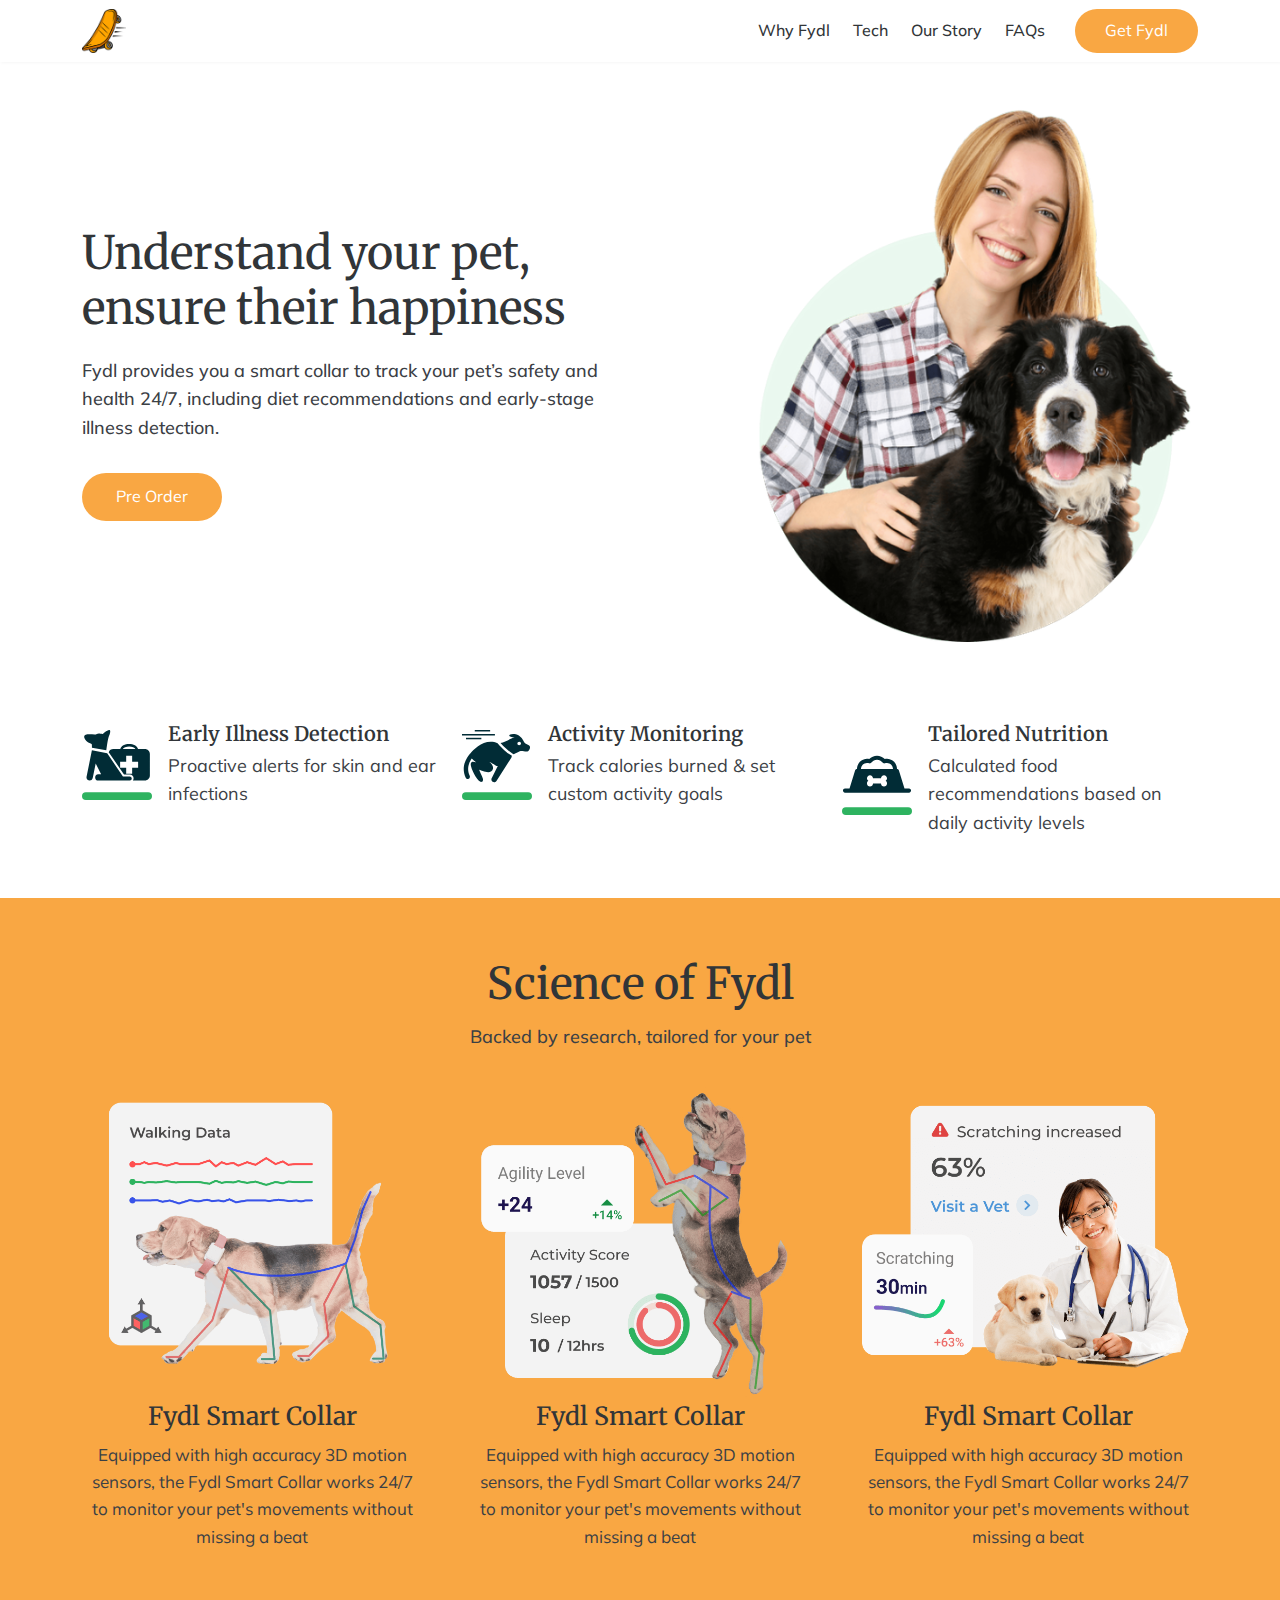
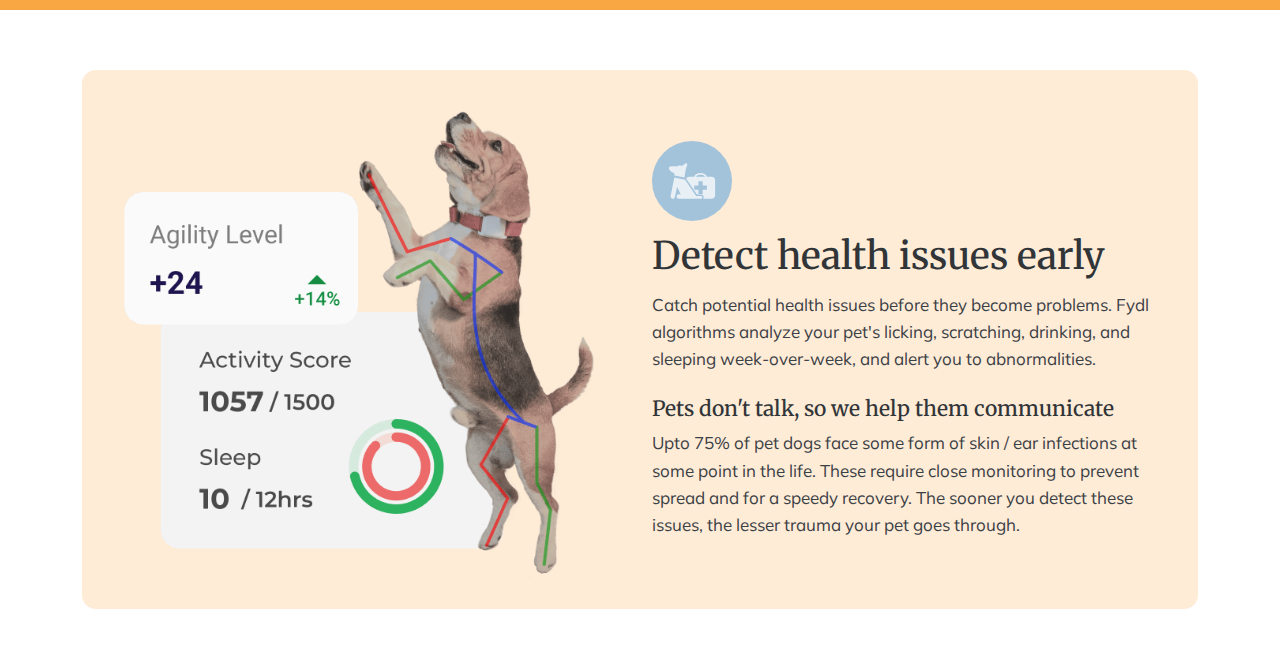
<file: index.html>
<!DOCTYPE html>
<html class="no-js" lang="">

<head>

  <meta charset="utf-8" />
  <meta http-equiv="x-ua-compatible" content="ie=edge" />
  <title> Pet Drifts </title>
  <meta name="description" content="" />
  <meta name="viewport" content="width=device-width, initial-scale=1" />
  <!-- Favicons -->
  <link href="assets/img/favicon.png" rel="icon">
  <link href="assets/img/apple-touch-icon.png" rel="apple-touch-icon">

  <link rel="stylesheet" href="assets/css/bootstrap.min.css" />
  <link rel="stylesheet" href="assets/css/main.css?v=12" />
</head>
<body>
  <!--[if lte IE 9]>
      <p class="browserupgrade">
        You are using an <strong>outdated</strong> browser. Please
        <a href="https://browsehappy.com/">upgrade your browser</a> to improve
        your experience and security.
      </p>
    <![endif]-->


  <header class="header">
    <div class="navbar-area  px-xl-5">
      <div class="container">

        <nav class="navbar navbar-expand-lg">
          <a class="navbar-brand" href="/">
            <img src="assets/img/logo/logo.png" alt="logo">
          </a>
          <button class="navbar-toggler" type="button" data-bs-toggle="collapse" data-bs-target="#navbarSupportedContent"
            aria-controls="navbarSupportedContent" aria-expanded="false" aria-label="Toggle navigation">
            <span class="toggler-icon"></span>
            <span class="toggler-icon"></span>
            <span class="toggler-icon"></span>
          </button>

          <div class="collapse navbar-collapse sub-menu-bar" id="navbarSupportedContent">
            <ul id="nav" class="navbar-nav ms-auto">
              <li class="nav-item">
                <a href="#why"> Why Fydl </a>
              </li>
              <li class="nav-item">
                <a href="#tech"> Tech </a>
              </li>
              <li class="nav-item">
                <a href="#"> Our Story </a>
              </li>
              <li class="nav-item">
                <a href="#"> FAQs </a>
              </li>
            </ul>
            <ul id="nav" class="navbar-nav social">
              <li>
                <a href="#" class="btn-header">
                  Get Fydl
                </a>
              </li>
            </ul>

          </div>
          <!--.collapse-->

        </nav>


      </div>
      <!--.container-->

    </div>
    <!--.navbar-area-->

  </header>

  <section class="hero-area">
    <div class="container">
      <div class="hero-inner">
        <div class="row gy-4 align-items-center">
          <div class="col-lg-6">
            <div class="hero-text">
              <h1> Understand your pet, <br>
                ensure their happiness
              </h1>
              <p>
                Fydl provides you a smart collar to track your pet’s safety and health 24/7, including diet recommendations and
                early-stage illness detection.
              </p>
              <a href="#" class="btn-main"> Pre Order </a>
            </div><!-- /.hero-text -->
          </div><!-- /.col-lg-6 -->
          <div class="col-lg-5 offset-lg-1">
            <div class="hero-img">
              <img src="assets/img/hero/hero-img.png" class="img-fluid" alt="">
            </div><!-- /.hero-img -->
          </div><!-- /.col-lg-6 -->
        </div><!-- /.row -->
      </div><!-- /.hero-inner -->
      <div class="hero-bottom">
        <div class="row gy-4">
          <div class="col-lg-4">
            <div class="pro-single">
              <img src="assets/img/hero/1.svg" class="pro-icon" alt="">
              <div class="pro-txt">
                <h5> Early Illness Detection </h5>
                <p> Proactive alerts for skin and ear infections </p>
              </div><!-- /.pro-txt -->
            </div><!-- /.pro-single -->
          </div><!-- /.col-lg-4 -->

          <div class="col-lg-4">
            <div class="pro-single">
              <img src="assets/img/hero/2.svg" class="pro-icon" alt="">
              <div class="pro-txt">
                <h5> Activity Monitoring </h5>
                <p> Track calories burned & set custom activity goals </p>
              </div><!-- /.pro-txt -->
            </div><!-- /.pro-single -->
          </div><!-- /.col-lg-4 -->

          <div class="col-lg-4">
            <div class="pro-single">
              <img src="assets/img/hero/3.svg" class="pro-icon" alt="">
              <div class="pro-txt">
                <h5> Tailored Nutrition </h5>
                <p> Calculated food recommendations based on daily activity levels </p>
              </div><!-- /.pro-txt -->
            </div><!-- /.pro-single -->
          </div><!-- /.col-lg-4 -->

        </div><!-- /.row -->
      </div><!-- /.hero-bottom -->
    </div><!-- /.container -->
  </section><!-- /.hero-area -->


  <section id="why" class="why-sec">
    <div class="container">
      <div class="sec-t">
        <h2> Science of Fydl </h2>
        <p> Backed by research, tailored for your pet </p>
      </div><!-- /.sec-t -->

      <div class="row gy-4 gx-5">
        <div class="col-lg-4">
          <div class="w-single">
            <img src="assets/img/why/1.png" class="img-fluid" alt="">
            <h3> Fydl Smart Collar </h3>
            <p>
              Equipped with high accuracy 3D motion sensors, the Fydl Smart Collar works 24/7 to monitor your pet's movements
              without missing a beat
            </p>
          </div><!-- /.w-single -->
        </div><!-- /.col-lg-4 -->

        <div class="col-lg-4">
          <div class="w-single">
            <img src="assets/img/why/2.png" class="img-fluid" alt="">
            <h3> Fydl Smart Collar </h3>
            <p>
              Equipped with high accuracy 3D motion sensors, the Fydl Smart Collar works 24/7 to monitor your pet's movements
              without missing a beat
            </p>
          </div><!-- /.w-single -->
        </div><!-- /.col-lg-4 -->

        <div class="col-lg-4">
          <div class="w-single">
            <img src="assets/img/why/3.png" class="img-fluid" alt="">
            <h3> Fydl Smart Collar </h3>
            <p>
              Equipped with high accuracy 3D motion sensors, the Fydl Smart Collar works 24/7 to monitor your pet's movements
              without missing a beat
            </p>
          </div><!-- /.w-single -->
        </div><!-- /.col-lg-4 -->

      </div><!-- /.row -->

    </div><!-- /.container -->
  </section><!-- /.why-sec -->


  <section id="tech" class="detect">
    <div class="container">
      <div class="det-box">
        <div class="row gy-4 align-items-center">
          <div class="col-lg-6">
            <img src="assets/img/why/2.png" class="img-fluid" alt="">
          </div><!-- /.col-lg-6 -->
          <div class="col-lg-6">
            <div class="d-texts">
              <img src="assets/img/why/plus.svg" class="plus-icon" alt="">
              <h2> Detect health issues early </h2>
              <p class="mb-4">
                Catch potential health issues before they become problems. Fydl algorithms analyze your pet's licking, scratching,
                drinking, and sleeping week-over-week, and alert you to abnormalities.
              </p>
              <h5>
                Pets don't talk, so we help them communicate
              </h5>
              <p>
                Upto 75% of pet dogs face some form of skin / ear infections at some point in the life. These require close
                monitoring to prevent spread and for a speedy recovery. The sooner you detect these issues, the lesser trauma your
                pet goes through.
              </p>
            </div><!-- /.d-texts -->
          </div><!-- /.col-lg-6 -->
        </div><!-- /.row -->
      </div><!-- /.det-box -->
    </div><!-- /.container -->
  </section><!-- /.detect -->




  <div class="page-loader">
    <span class="loader"></span>
  </div><!-- /.page-loader -->



  <script src="assets/js/bootstrap.bundle.min.js"></script>
  <script src="assets/js/main.js"></script>



</body>


</html>
</file>
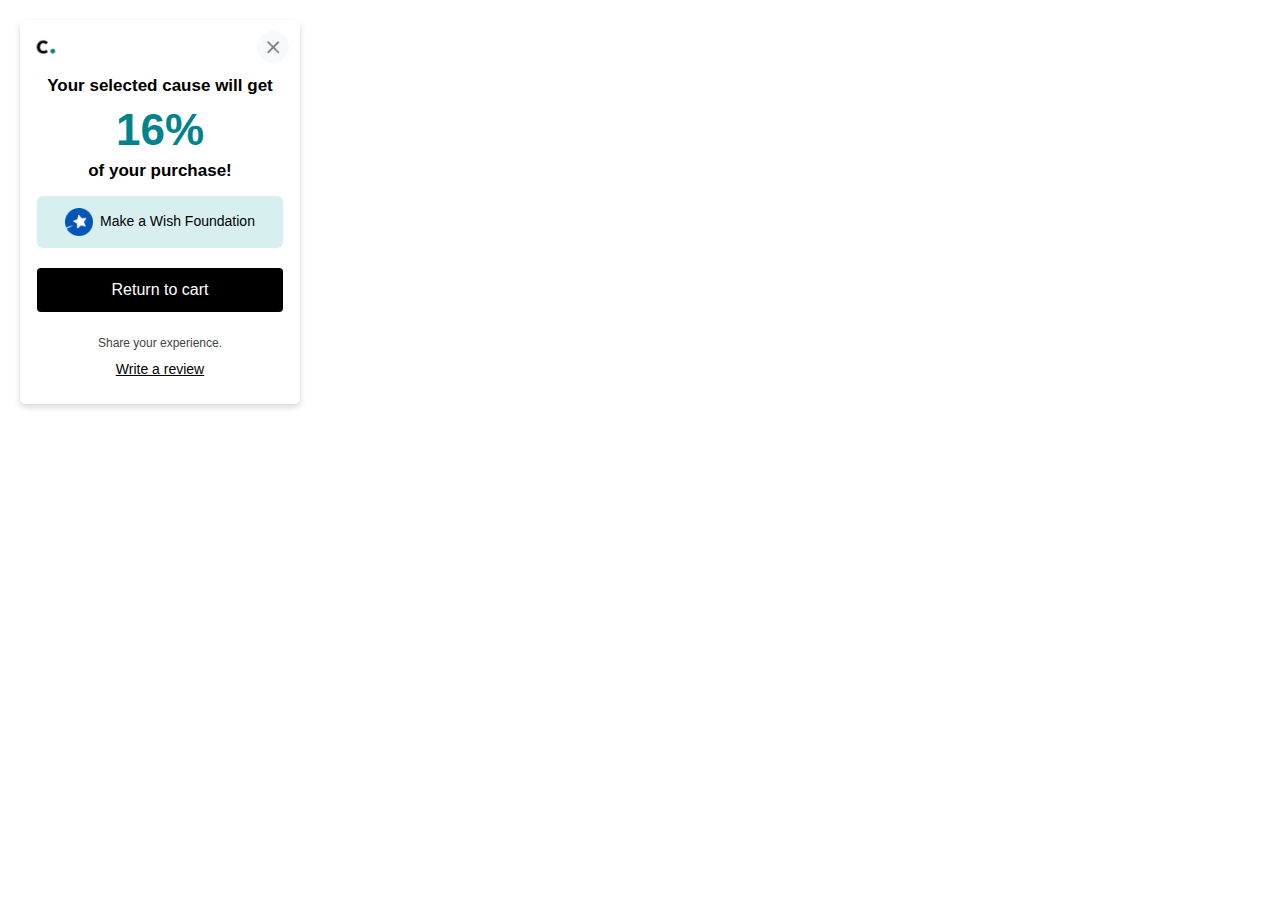
<file: popup-2.html>
<!DOCTYPE html>
<html lang="en">
<head>
  <meta charset="UTF-8">
  <meta http-equiv="X-UA-Compatible" content="IE=edge">
  <meta name="viewport" content="width=device-width, initial-scale=1.0">
  <title>Popup 1</title>
  <style>
    * {
      margin: 0;
      padding: 0;
      box-sizing: border-box;
    }

    body {
      font-family: Arial, Helvetica, sans-serif;
    }

  </style>
</head>


<div class="pop"
  style="background-color: #fff; box-shadow: 0px 3px 6px #00000029;border-radius: 5px; max-width: 280px; width: 100%; margin: 20px;">

  <div class="pop-header"
    style="display: flex; align-items: center; justify-content: space-between; padding-top: 11px; padding-bottom: 13px; padding-left: 11px; padding-right: 11px;">
    <img src="colibr-black.png" style="height: 30px;" alt="logo">
    <a href="#"
      style="width: 32px; height: 32px; border-radius: 50%; background-color: #F8F9FA; text-align: center; display: flex; align-items: center; justify-content: center; text-decoration: none;">
      <img src="close.png" style="height: 13px;" alt="close-icon">
    </a>
  </div><!-- /.pop-header -->

  <div class="pop-body"
    style="text-align: center; padding-top: 0px; padding-left: 17px; padding-right: 17px; padding-bottom: 24px; ">
    <h1 style="font-size: 17px; color: #000; font-weight: bold; line-height: 1.2; padding-bottom: 14px;">
      Your selected cause will get
      <span style="display: block; font-size: 44px;  color: #02838B; padding-top: 8px; padding-bottom: 4px;"> 16% </span>
      of your purchase!
    </h1>

    <div class="wish-box"
      style="background-color: #D7EFEF; display: flex; align-items: center; justify-content: center; padding-left: 12px; padding-top: 12px; padding-right: 12px; padding-bottom: 12px;  border-radius: 6px;">
      <img src="cause-logo.png" style="height: 28px; margin-right: 7px;" alt="logo">
      <p style="font-size: 14px; line-height: 1.5; color: #000;">
        Make a Wish Foundation
      </p>
    </div><!-- /.wish-box -->

    <a href="#" style="display: block; line-height: 1.5; width: 100%; background-color: #000; color: #fff; border-radius: 4px; font-size: 16px; font-weight: normal; text-align: center; border: 0; text-decoration: none; padding: 10px 10px; margin-top: 20px;">
      Return to cart
    </a>

    <div class="share-feedback" style="text-align: center; margin-top: 22px;">
      <p style="font-size: 12px; color: #444444; font-weight: normal; line-height: 1.5; margin-bottom: 7px;"> Share your experience.  </p>
      <a href="#" style="display: inline-block; text-decoration: underline; font-size: 14px; line-height: 1.5; color: #000000;"> Write a review </a>
    </div><!-- /.share-feedback -->


  </div><!-- /.pop-body -->

</div><!-- /.pop -->




<body>

</body>
</html>

<!-- https://xd.adobe.com/view/c4644aa0-7161-42fa-acf5-a08147d5771f-9137/ -->
</file>
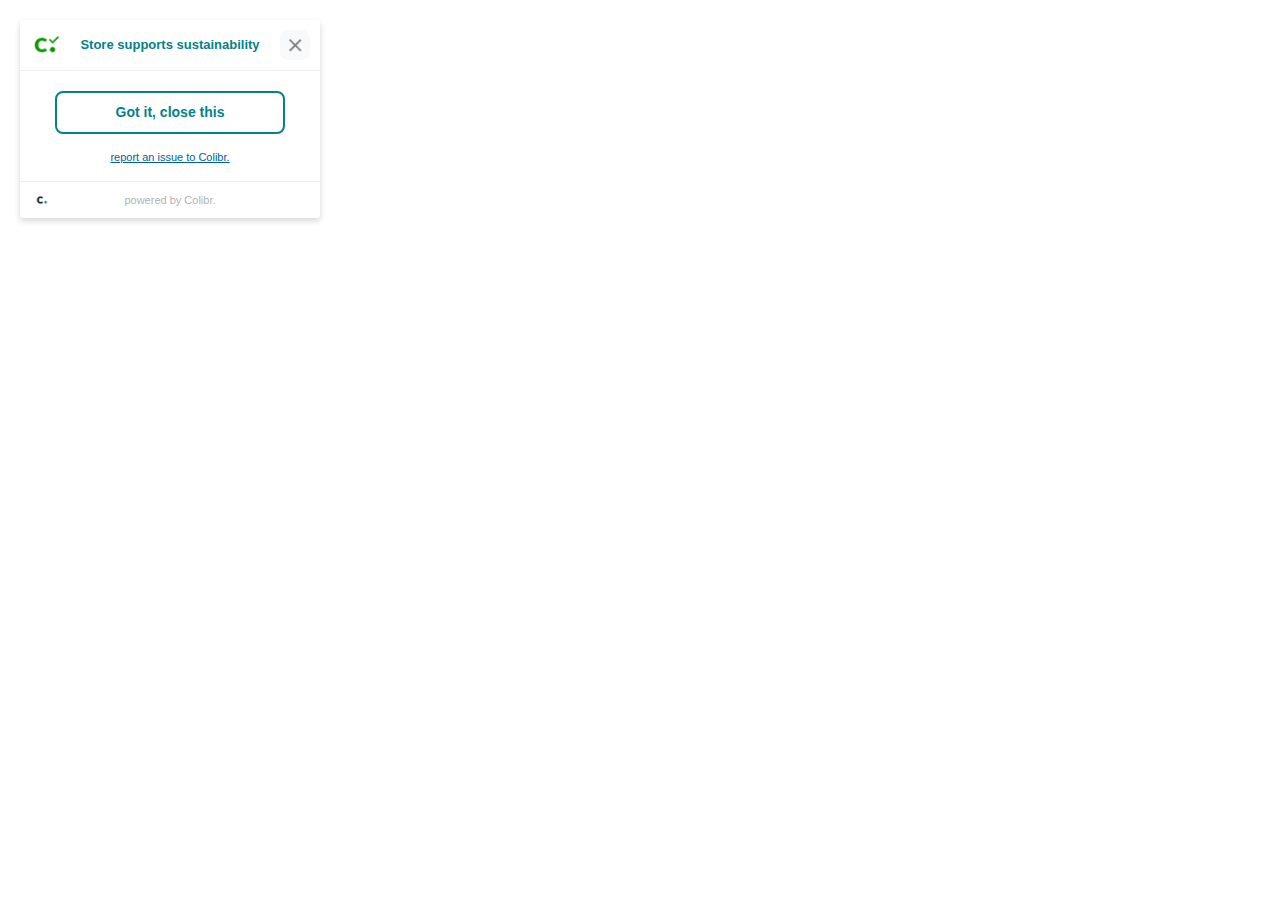
<file: popup-3.html>
<!DOCTYPE html>
<html lang="en">
<head>
  <meta charset="UTF-8">
  <meta http-equiv="X-UA-Compatible" content="IE=edge">
  <meta name="viewport" content="width=device-width, initial-scale=1.0">
  <title>Popup 3</title>
  <style>
    * {
      margin: 0;
      padding: 0;
      box-sizing: border-box;
    }

    body {
      font-family: Arial, Helvetica, sans-serif;
    }

  </style>
</head>


<div class="pop"
  style="background-color: #fff; box-shadow: 0px 3px 6px #00000029;border-radius: 3px; max-width: 300px; width: 100%; margin: 20px;">

  <div class="pop-header"
    style="display: flex; align-items: center; justify-content: space-between; padding-top: 10px; padding-bottom: 10px; padding-left: 10px; padding-right: 10px; border-bottom: 1px solid #eee;">
    <img src="c-green.png" style="height: 30px;" alt="logo">
    <h1 style="line-height: 1.2; font-size: 13px; color: #02838B; font-weight: bold;"> Store supports sustainability </h1>
    <a href="#"
      style="width: 30px; height: 30px; border-radius: 8px; background-color: #F8F9FA; text-align: center; display: flex; align-items: center; justify-content: center; text-decoration: none;">
      <img src="close.png" style="height: 13px;" alt="close-icon">
    </a>
  </div><!-- /.pop-header -->

  <div class="pop-body"
    style="text-align: center; padding-top: 0px; padding-left: 15px; padding-right: 15px; padding-bottom: 15px; border-bottom: 1px solid #eee; ">

    <a href="#"
      style="display: block; line-height: 1.5; width: 100%; max-width: 230px; margin-left: auto; margin-right: auto; background-color: transparent; color: #02838B; border-radius: 8px; font-size: 14px; font-weight: bold; text-align: center; border: 2px solid #02838B; text-decoration: none; padding: 9px 9px; margin-top: 20px;">
      Got it, close this
    </a>

    <p>
      <a href="#"
        style="display: inline-block; text-decoration: underline; font-size: 11px; line-height: 1.5; color: #0060A6; margin-top: 15px;">
        report an issue to Colibr. </a>
    </p>

  </div><!-- /.pop-body -->

  <div class="pop-footer" style="padding: 10px 10px; position: relative;">
    <img src="botom-logo.png" style="position: absolute; top: 50%; left: 14px; transform: translateY(-50%); height: 16px;"  alt="icon">
    <p style="font-size: 11px; color: #5D5D5D80; line-height: 1.5; text-align: center;"> powered by Colibr. </p>
  </div><!-- /.pop-footer -->

</div><!-- /.pop -->




<body>

</body>
</html>

<!-- https://xd.adobe.com/view/c4644aa0-7161-42fa-acf5-a08147d5771f-9137/ -->
</file>
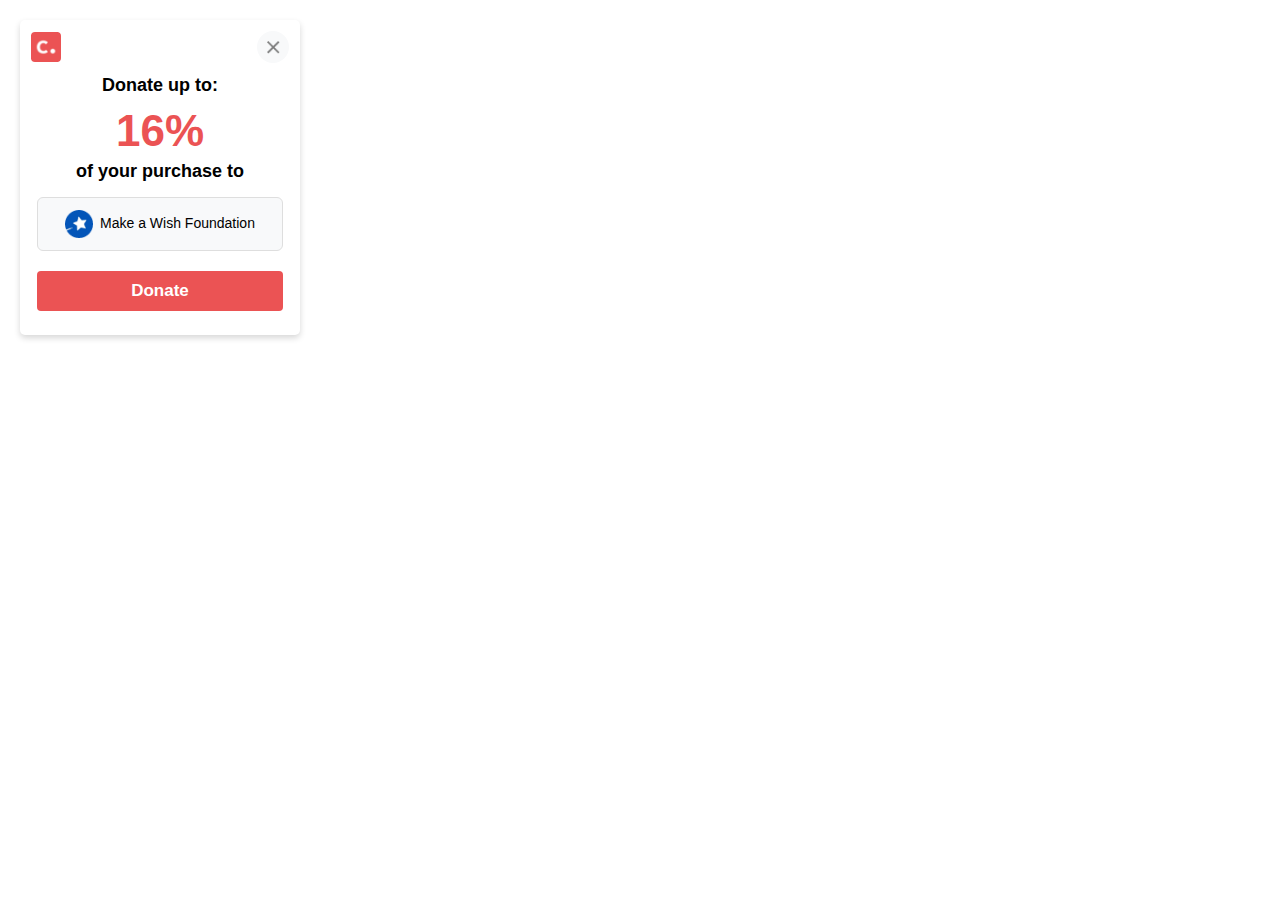
<file: popup.html>
<!DOCTYPE html>
<html lang="en">
<head>
  <meta charset="UTF-8">
  <meta http-equiv="X-UA-Compatible" content="IE=edge">
  <meta name="viewport" content="width=device-width, initial-scale=1.0">
  <title>Popup 1</title>
  <style>
    * {
      margin: 0;
      padding: 0;
      box-sizing: border-box;
    }

    body {
      font-family: Arial, Helvetica, sans-serif;
    }

  </style>
</head>


<div class="pop" style="background-color: #fff; box-shadow: 0px 3px 6px #00000029;border-radius: 5px; max-width: 280px; width: 100%; margin: 20px;">

  <div class="pop-header"
    style="display: flex; align-items: center; justify-content: space-between; padding-top: 11px; padding-bottom: 12px; padding-left: 11px; padding-right: 11px;">
    <img src="colibr-red.png" style="height: 30px;" alt="logo">
    <a href="#"
      style="width: 32px; height: 32px; border-radius: 50%; background-color: #F8F9FA; text-align: center; display: flex; align-items: center; justify-content: center; text-decoration: none;">
      <img src="close.png" style="height: 13px;" alt="close-icon">
    </a>
  </div><!-- /.pop-header -->

  <div class="pop-body"
    style="text-align: center; padding-top: 0px; padding-left: 17px; padding-right: 17px; padding-bottom: 24px; ">
    <h1 style="font-size: 18px; color: #000; font-weight: bold; line-height: 1.2; padding-bottom: 14px;">
      Donate up to:
      <span style="display: block; font-size: 44px;  color: #EB5354; padding-top: 8px; padding-bottom: 4px;"> 16% </span>
      of your purchase to
    </h1>

    <div class="wish-box"
      style="background-color: #F8F9FA; display: flex; align-items: center; justify-content: center; padding-left: 12px; padding-top: 12px; padding-right: 12px; padding-bottom: 12px; border: 1px solid #DEDEDE; border-radius: 6px;">
      <img src="cause-logo.png" style="height: 28px; margin-right: 7px;" alt="logo">
      <p style="font-size: 14px; line-height: 1.5; color: #000;">
        Make a Wish Foundation
      </p>
    </div><!-- /.wish-box -->

    <a href="#" style="display: block; width: 100%; background-color: #EB5354; color: #fff; border-radius: 4px; font-size: 17px; font-weight: bold; text-align: center; border: 0; text-decoration: none; padding: 10px 10px; margin-top: 20px;">
      Donate
    </a>

  </div><!-- /.pop-body -->

</div><!-- /.pop -->




<body>

</body>
</html>

<!-- https://xd.adobe.com/view/c4644aa0-7161-42fa-acf5-a08147d5771f-9137/ -->
</file>
<file: assets/css/main.css>
@import url("https://fonts.googleapis.com/css2?family=Merriweather:ital,wght@0,400;0,700;1,400;1,700&family=Mulish:ital,wght@0,400;0,500;1,400;1,500&display=swap");
/*--------------------------------------------------------------
# base
--------------------------------------------------------------*/
html {
  scroll-behavior: smooth;
  scroll-padding-top: 30px;
}

body {
  font-family: "Mulish", sans-serif;
  font-weight: 400;
  font-style: normal;
  color: #3B4045;
  font-size: 16px;
  line-height: 1.6;
}

* {
  margin: 0;
  padding: 0;
  -webkit-box-sizing: border-box;
  box-sizing: border-box;
}

a {
  -webkit-transition: all 0.3s ease-out 0s;
  transition: all 0.3s ease-out 0s;
  text-decoration: none;
}
a:hover {
  color: #f9a743;
}
a:focus, a:hover {
  text-decoration: none;
}

section {
  overflow: hidden;
}

i,
span,
a {
  display: inline-block;
}

audio,
img,
svg,
video {
  vertical-align: middle;
}

h1,
h2,
h3,
h4,
h5,
h6 {
  margin: 0;
  color: #313538;
}

p {
  margin: 0;
}

h1 a,
h2 a,
h3 a,
h4 a,
h5 a,
h6 a {
  color: inherit;
}

/*--------------------------------------------------------------
  ##  Page Loader
  --------------------------------------------------------------*/
.page-loader {
  position: fixed;
  width: 100%;
  height: 100%;
  top: 0;
  left: 0;
  z-index: 99999999;
  background-color: #fff;
}
.page-loader .loader {
  position: absolute;
  top: 50%;
  left: 50%;
  -webkit-transform: translate(-50%, -50%);
          transform: translate(-50%, -50%);
  width: 64px;
  height: 64px;
  background: #fff;
  border-radius: 50%;
  overflow: hidden;
}
.page-loader .loader:after {
  content: "";
  position: absolute;
  inset: 8px;
  margin: auto;
  background: #FFA500;
  border-radius: 50%;
}
.page-loader .loader:before {
  content: "";
  position: absolute;
  inset: 0px;
  margin: auto;
  background: #de3500;
  -webkit-animation: crlMugLoader 2s linear infinite alternate;
          animation: crlMugLoader 2s linear infinite alternate;
}

@-webkit-keyframes crlMugLoader {
  0%, 10% {
    -webkit-transform: translateY(64px);
            transform: translateY(64px);
  }
  90%, 100% {
    -webkit-transform: translateY(0px);
            transform: translateY(0px);
  }
}

@keyframes crlMugLoader {
  0%, 10% {
    -webkit-transform: translateY(64px);
            transform: translateY(64px);
  }
  90%, 100% {
    -webkit-transform: translateY(0px);
            transform: translateY(0px);
  }
}
.btn-main {
  text-decoration: none;
  display: inline-block;
  border: 0;
  background-color: #f9a743;
  color: #fff;
  padding: 11px 34px;
  border-radius: 50px;
  font-size: 16px;
  -webkit-transition: all 0.2s ease-in;
  transition: all 0.2s ease-in;
}
.btn-main:hover {
  background-color: #f79012;
  color: #fff;
}

/*--------------------------------------------------------------
# navbar
--------------------------------------------------------------*/
.navbar-area {
  position: absolute;
  top: 0;
  left: 0;
  width: 100%;
  z-index: 99;
  -webkit-transition: all 0.3s ease-out 0s;
  transition: all 0.3s ease-out 0s;
  background-color: #fff;
  -webkit-box-shadow: 1px 1px 3px 0 rgba(0, 0, 0, 0.04);
          box-shadow: 1px 1px 3px 0 rgba(0, 0, 0, 0.04);
}

.navbar {
  padding: 0;
  position: relative;
  -webkit-transition: all 0.3s ease-out 0s;
  transition: all 0.3s ease-out 0s;
  padding: 8px 0;
}
@media (max-width: 991px) {
  .navbar {
    padding: 8px 0;
  }
}
@media (max-width: 767px) {
  .navbar {
    padding: 8px 0;
  }
}
.navbar .navbar-brand {
  padding: 0;
}
.navbar .navbar-brand img {
  height: 44px;
  -webkit-transition: all 0.4s ease-in-out;
  transition: all 0.4s ease-in-out;
}
@media only screen and (max-width: 767px) {
  .navbar .navbar-brand img {
    height: 40px;
  }
}
.navbar .navbar-nav .nav-item {
  position: relative;
  margin-left: 23px;
}
.navbar .navbar-nav .nav-item:first-child {
  margin-left: 0;
}
@media only screen and (max-width: 991px) {
  .navbar .navbar-nav .nav-item {
    margin-left: 0;
  }
}
.navbar .navbar-nav .nav-item a {
  text-decoration: none;
  font-size: 16px;
  font-weight: 500;
  color: #313538;
  -webkit-transition: all 0.3s ease-out 0s;
  transition: all 0.3s ease-out 0s;
  padding: 10px 0;
  position: relative;
}
.navbar .navbar-nav .nav-item a:hover, .navbar .navbar-nav .nav-item a.active {
  color: #f9a743;
}
@media only screen and (min-width: 768px) and (max-width: 991px) {
  .navbar .navbar-nav .nav-item a {
    display: inline-block;
  }
}
@media only screen and (max-width: 991px) {
  .navbar .navbar-nav .nav-item a {
    padding: 2px 0;
    margin: 6px 0px;
  }
}
@media only screen and (max-width: 767px) {
  .navbar .navbar-nav .nav-item a {
    display: inline-block;
  }
}
.navbar .navbar-nav .nav-item .lni-shield {
  color: greenyellow;
  font-size: 16px;
}
@media only screen and (min-width: 768px) and (max-width: 991px) {
  .navbar .navbar-collapse {
    position: absolute;
    top: 100%;
    left: 0;
    width: 100%;
    z-index: 9;
    background-color: #fff;
    -webkit-box-shadow: 0 15px 20px 0 rgba(0, 0, 0, 0.1);
            box-shadow: 0 15px 20px 0 rgba(0, 0, 0, 0.1);
  }
}
@media only screen and (max-width: 991px) {
  .navbar .navbar-collapse {
    padding: 8px 20px 18px 20px;
  }
}
@media only screen and (max-width: 767px) {
  .navbar .navbar-collapse {
    position: absolute;
    top: 100%;
    left: 0;
    width: 100%;
    z-index: 9;
    background-color: #fff;
    -webkit-box-shadow: 0 15px 20px 0 rgba(43, 56, 109, 0.1);
            box-shadow: 0 15px 20px 0 rgba(43, 56, 109, 0.1);
  }
}
.navbar .navbar-toggler {
  padding: 0;
}
.navbar .navbar-toggler:focus {
  outline: none;
  -webkit-box-shadow: none;
  box-shadow: none;
}
.navbar .navbar-toggler .toggler-icon {
  width: 30px;
  height: 2px;
  background-color: #000;
  display: block;
  margin: 5px 0;
  position: relative;
  -webkit-transition: all 0.3s ease-out 0s;
  transition: all 0.3s ease-out 0s;
}
.navbar .navbar-toggler.active .toggler-icon:nth-of-type(1) {
  -webkit-transform: rotate(45deg);
  transform: rotate(45deg);
  top: 7px;
}
.navbar .navbar-toggler.active .toggler-icon:nth-of-type(2) {
  opacity: 0;
}
.navbar .navbar-toggler.active .toggler-icon:nth-of-type(3) {
  -webkit-transform: rotate(135deg);
  transform: rotate(135deg);
  top: -7px;
}

/** Medium devices (tablets, 768px and up) **/
.sticky {
  position: fixed;
  top: 0;
  left: 0;
  z-index: 99;
  -webkit-transition: all 0.3s ease-out 0s;
  transition: all 0.3s ease-out 0s;
  -webkit-box-shadow: 0 0.16rem 0.2rem 0 rgba(36, 39, 46, 0.05);
          box-shadow: 0 0.16rem 0.2rem 0 rgba(36, 39, 46, 0.05);
}
.sticky .navbar .navbar-toggler .toggler-icon {
  background-color: #000;
}

.nav-center {
  /** Large devices (desktops, 992px and up) **/
}
@media (min-width: 992px) {
  .nav-center {
    position: absolute;
    left: 50%;
    -webkit-transform: translate(-50%);
            transform: translate(-50%);
  }
}

.social {
  margin-left: 30px;
}
@media only screen and (max-width: 991px) {
  .social {
    padding-top: 0px;
    margin-left: 0;
  }
}
.social li .btn-header {
  display: -webkit-inline-box;
  display: -ms-inline-flexbox;
  display: inline-flex;
  text-align: center;
  padding: 9px 30px !important;
  background-color: #f9a743;
  color: #fff;
  border-radius: 50px;
  -webkit-transition: all 0.2s ease-in;
  transition: all 0.2s ease-in;
}
.social li .btn-header:hover {
  background-color: #f79012;
  color: #fff;
}

/*--------------------------------------------------------------
# hero-area
--------------------------------------------------------------*/
.hero-area {
  padding-top: 105px;
  padding-bottom: 60px;
}
@media only screen and (max-width: 991px) {
  .hero-area {
    padding-top: 90px;
    padding-bottom: 50px;
  }
}
@media only screen and (max-width: 767px) {
  .hero-area {
    padding-top: 76px;
    padding-bottom: 40px;
  }
}
@media only screen and (max-width: 991px) {
  .hero-area .hero-img {
    text-align: center;
  }
}
@media only screen and (max-width: 991px) {
  .hero-area .hero-text {
    text-align: center;
  }
}
.hero-area .hero-text h1 {
  font-family: "Merriweather", serif;
  font-size: 46px;
  font-weight: 400;
  margin-bottom: 20px;
}
@media only screen and (max-width: 1199px) {
  .hero-area .hero-text h1 {
    font-size: 40px;
  }
}
@media only screen and (max-width: 991px) {
  .hero-area .hero-text h1 {
    font-size: 36px;
    margin-bottom: 15px;
  }
}
@media only screen and (max-width: 767px) {
  .hero-area .hero-text h1 {
    font-size: 34px;
  }
}
@media only screen and (max-width: 482px) {
  .hero-area .hero-text h1 {
    font-size: 30px;
    margin-bottom: 12px;
  }
}
.hero-area .hero-text p {
  font-size: 18px;
  font-weight: 500;
  margin-bottom: 30px;
}
@media only screen and (max-width: 1199px) {
  .hero-area .hero-text p {
    font-size: 17px;
  }
}
@media only screen and (max-width: 991px) {
  .hero-area .hero-text p {
    font-size: 16px;
    margin-bottom: 20px;
  }
}

/*--------------------------------------------------------------
# hero-bottom
--------------------------------------------------------------*/
.hero-bottom {
  padding-top: 80px;
}
@media only screen and (max-width: 1199px) {
  .hero-bottom {
    padding-top: 60px;
  }
}
@media only screen and (max-width: 767px) {
  .hero-bottom {
    padding-top: 40px;
  }
}
.hero-bottom .pro-single {
  display: -webkit-box;
  display: -ms-flexbox;
  display: flex;
  -webkit-box-align: center;
      -ms-flex-align: center;
          align-items: center;
}
.hero-bottom .pro-single .pro-icon {
  width: 70px;
  margin-right: 16px;
}
@media only screen and (max-width: 1199px) {
  .hero-bottom .pro-single .pro-icon {
    width: 60px;
  }
}
@media only screen and (max-width: 482px) {
  .hero-bottom .pro-single .pro-icon {
    width: 55px;
    margin-right: 12px;
  }
}
.hero-bottom .pro-single h5 {
  font-family: "Merriweather", serif;
  font-size: 20px;
  font-weight: 600;
  margin-bottom: 6px;
}
@media only screen and (max-width: 1199px) {
  .hero-bottom .pro-single h5 {
    font-size: 17px;
  }
}
.hero-bottom .pro-single p {
  font-size: 18px;
}
@media only screen and (max-width: 1199px) {
  .hero-bottom .pro-single p {
    font-size: 16px;
  }
}

/*--------------------------------------------------------------
# why-sec
--------------------------------------------------------------*/
.why-sec {
  padding: 60px 0px;
  background-color: #f9a743;
}
@media only screen and (max-width: 767px) {
  .why-sec {
    padding: 40px 0px;
  }
}
.why-sec .sec-t {
  text-align: center;
  margin-bottom: 30px;
}
@media only screen and (max-width: 767px) {
  .why-sec .sec-t {
    margin-bottom: 20px;
  }
}
.why-sec .sec-t h2 {
  font-family: "Merriweather", serif;
  font-size: 44px;
  margin-bottom: 12px;
}
@media only screen and (max-width: 991px) {
  .why-sec .sec-t h2 {
    font-size: 40px;
    margin-bottom: 10px;
  }
}
@media only screen and (max-width: 767px) {
  .why-sec .sec-t h2 {
    font-size: 36px;
  }
}
@media only screen and (max-width: 482px) {
  .why-sec .sec-t h2 {
    font-size: 32px;
  }
}
.why-sec .sec-t p {
  font-size: 18px;
  font-weight: 500;
}
.why-sec .w-single {
  text-align: center;
}
.why-sec .w-single h3 {
  font-family: "Merriweather", serif;
  font-size: 25px;
  margin-bottom: 10px;
}
.why-sec .w-single p {
  font-size: 17px;
}

/*--------------------------------------------------------------
# detect
--------------------------------------------------------------*/
.detect {
  margin: 60px 0px;
}
@media only screen and (max-width: 767px) {
  .detect {
    margin: 40px 0px;
  }
}
.detect .det-box {
  background-color: #feecd7;
  border-radius: 14px;
  padding: 25px 25px;
}
.detect .d-texts .plus-icon {
  height: 80px;
  margin-bottom: 12px;
}
@media only screen and (max-width: 991px) {
  .detect .d-texts .plus-icon {
    display: none;
  }
}
.detect .d-texts h2 {
  font-family: "Merriweather", serif;
  font-size: 38px;
  margin-bottom: 12px;
}
@media only screen and (max-width: 1199px) {
  .detect .d-texts h2 {
    font-size: 34px;
  }
}
@media only screen and (max-width: 767px) {
  .detect .d-texts h2 {
    font-size: 30px;
  }
}
.detect .d-texts p {
  font-size: 17px;
}
@media only screen and (max-width: 767px) {
  .detect .d-texts p {
    font-size: 16px;
  }
}
.detect .d-texts h5 {
  font-family: "Merriweather", serif;
  font-size: 21px;
  margin-bottom: 8px;
}
@media only screen and (max-width: 767px) {
  .detect .d-texts h5 {
    font-size: 19px;
  }
}
</file>
